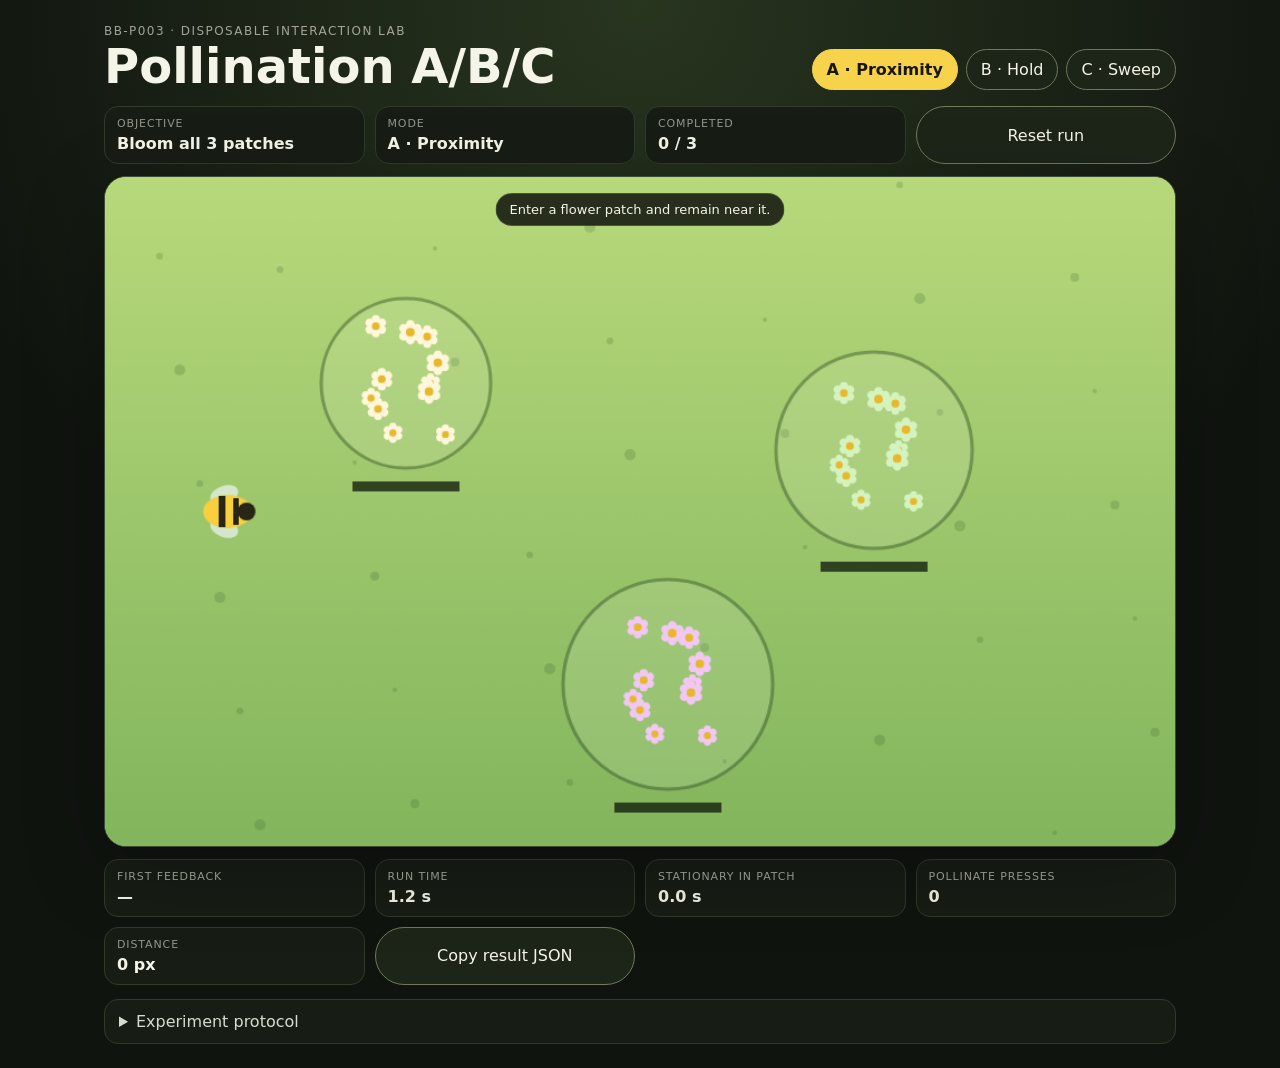
<file: prototypes/pollination/index.html>
<!doctype html>
<html lang="en">
<head>
  <meta charset="utf-8" />
  <meta name="viewport" content="width=device-width, initial-scale=1, viewport-fit=cover" />
  <title>BeBee BB-P003 — Pollination A/B/C Lab</title>
  <link rel="stylesheet" href="./styles.css" />
</head>
<body>
  <main class="shell">
    <header class="lab-header">
      <div>
        <p class="eyebrow">BB-P003 · disposable interaction lab</p>
        <h1>Pollination A/B/C</h1>
      </div>
      <div class="mode-tabs" role="tablist" aria-label="Pollination mode">
        <button data-mode="auto" role="tab">A · Proximity</button>
        <button data-mode="hold" role="tab">B · Hold</button>
        <button data-mode="sweep" role="tab">C · Sweep</button>
      </div>
    </header>

    <section class="status-row" aria-live="polite">
      <div><span>Objective</span><strong id="objective">Bloom all 3 patches</strong></div>
      <div><span>Mode</span><strong id="modeLabel">A · Proximity</strong></div>
      <div><span>Completed</span><strong id="completed">0 / 3</strong></div>
      <button id="resetButton" class="secondary">Reset run</button>
    </section>

    <section class="play-wrap">
      <canvas id="game" width="960" height="600" aria-label="Pollination prototype field"></canvas>
      <div id="touchStick" class="touch-stick" aria-hidden="true"><span></span></div>
      <button id="pollinateButton" class="pollinate-button">POLLINATE</button>
      <div id="hint" class="hint"></div>
    </section>

    <section class="metrics-panel">
      <div class="metric"><span>First feedback</span><strong id="mFeedback">—</strong></div>
      <div class="metric"><span>Run time</span><strong id="mTime">0.0 s</strong></div>
      <div class="metric"><span>Stationary in patch</span><strong id="mWait">0.0 s</strong></div>
      <div class="metric"><span>Pollinate presses</span><strong id="mPresses">0</strong></div>
      <div class="metric"><span>Distance</span><strong id="mDistance">0 px</strong></div>
      <button id="copyButton" class="secondary">Copy result JSON</button>
    </section>

    <details>
      <summary>Experiment protocol</summary>
      <p>Use the same three patches and finish one run in each mode. Do not tune movement between variants. Record first-feedback latency, total completion time, stationary wait, explicit pollinate presses, and movement distance. After three runs, judge agency, repetition comfort, mobile comfort, and whether the interaction still feels intentional rather than passive.</p>
    </details>
  </main>
  <script type="module" src="./app.mjs"></script>
</body>
</html>
</file>
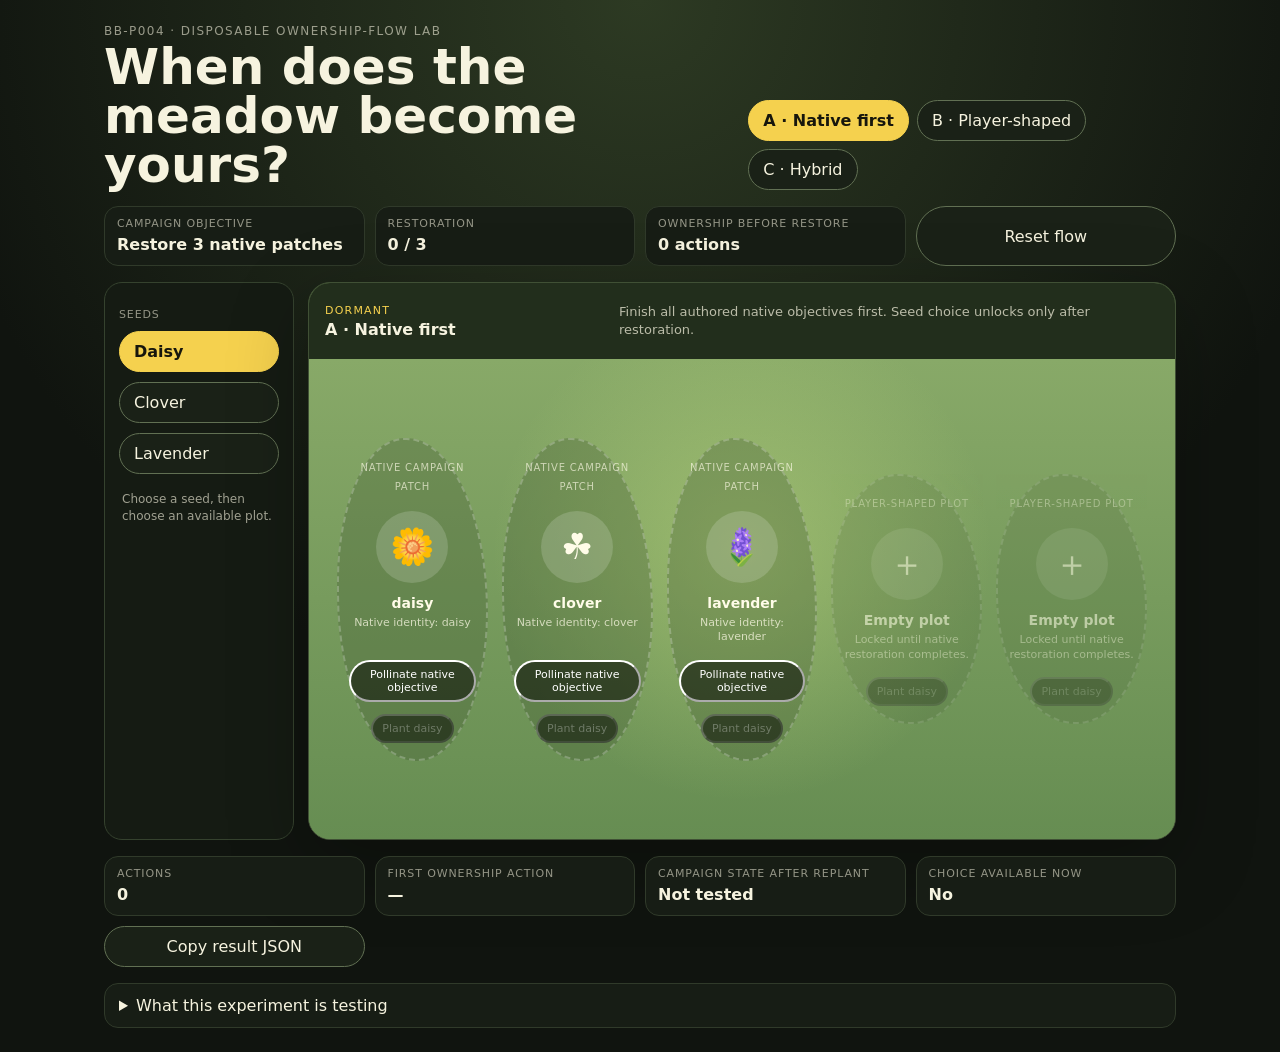
<file: prototypes/seed-restoration/index.html>
<!doctype html>
<html lang="en">
<head>
  <meta charset="utf-8" />
  <meta name="viewport" content="width=device-width, initial-scale=1, viewport-fit=cover" />
  <title>BeBee BB-P004 — Seed / Restoration Lab</title>
  <link rel="stylesheet" href="./styles.css" />
</head>
<body>
  <main class="shell">
    <header>
      <div>
        <p class="eyebrow">BB-P004 · disposable ownership-flow lab</p>
        <h1>When does the meadow become yours?</h1>
      </div>
      <nav class="mode-tabs" aria-label="Restoration model">
        <button data-mode="native-first">A · Native first</button>
        <button data-mode="player-shaped">B · Player-shaped</button>
        <button data-mode="hybrid">C · Hybrid</button>
      </nav>
    </header>

    <section class="brief">
      <div><span>Campaign objective</span><strong>Restore 3 native patches</strong></div>
      <div><span>Restoration</span><strong id="progress">0 / 3</strong></div>
      <div><span>Ownership before restore</span><strong id="ownershipBefore">0 actions</strong></div>
      <button id="reset" class="secondary">Reset flow</button>
    </section>

    <section class="experiment">
      <aside class="seed-tray">
        <p class="label">Seeds</p>
        <button draggable="false" data-seed="daisy">Daisy</button>
        <button draggable="false" data-seed="clover">Clover</button>
        <button draggable="false" data-seed="lavender">Lavender</button>
        <p id="seedHint" class="microcopy">Choose a seed, then choose a plot.</p>
      </aside>

      <div class="meadow-card">
        <div class="meadow-head">
          <div>
            <span id="stage" class="stage">DORMANT</span>
            <strong id="modeTitle">A · Native first</strong>
          </div>
          <p id="modeExplanation"></p>
        </div>
        <div id="meadow" class="meadow" aria-label="Seed restoration experiment meadow"></div>
      </div>
    </section>

    <section class="metrics">
      <div><span>Actions</span><strong id="actions">0</strong></div>
      <div><span>First ownership action</span><strong id="firstOwnership">—</strong></div>
      <div><span>Campaign state after replant</span><strong id="campaignSafety">Not tested</strong></div>
      <div><span>Choice available now</span><strong id="choiceNow">No</strong></div>
      <button id="copy" class="secondary">Copy result JSON</button>
    </section>

    <details>
      <summary>What this experiment is testing</summary>
      <p>A delays customization until native restoration is complete. B allows seeds on every plot during restoration while keeping native campaign identity separate from planted appearance. C keeps native challenge plots authored but exposes dedicated player-shaped plots immediately. The test is about comprehension, ownership timing, reversibility and campaign safety—not art quality.</p>
    </details>
  </main>
  <script type="module" src="./app.mjs"></script>
</body>
</html>
</file>
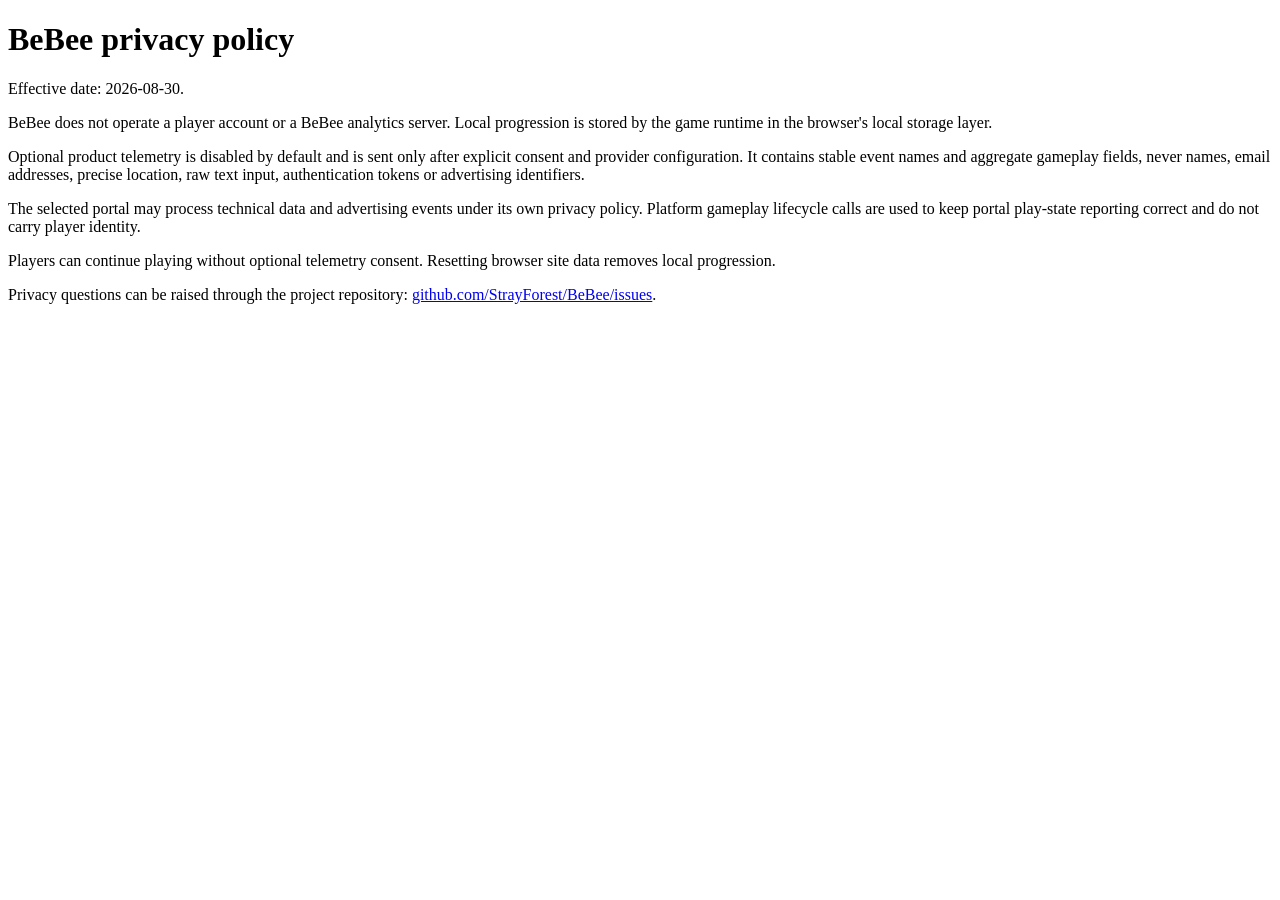
<file: release/privacy-policy.html>
<!doctype html>
<html lang="en">
<head>
  <meta charset="utf-8">
  <meta name="viewport" content="width=device-width,initial-scale=1">
  <title>BeBee privacy policy</title>
</head>
<body>
  <main>
    <h1>BeBee privacy policy</h1>
    <p>Effective date: 2026-08-30.</p>
    <p>BeBee does not operate a player account or a BeBee analytics server. Local progression is stored by the game runtime in the browser's local storage layer.</p>
    <p>Optional product telemetry is disabled by default and is sent only after explicit consent and provider configuration. It contains stable event names and aggregate gameplay fields, never names, email addresses, precise location, raw text input, authentication tokens or advertising identifiers.</p>
    <p>The selected portal may process technical data and advertising events under its own privacy policy. Platform gameplay lifecycle calls are used to keep portal play-state reporting correct and do not carry player identity.</p>
    <p>Players can continue playing without optional telemetry consent. Resetting browser site data removes local progression.</p>
    <p>Privacy questions can be raised through the project repository: <a href="https://github.com/StrayForest/BeBee/issues">github.com/StrayForest/BeBee/issues</a>.</p>
  </main>
</body>
</html>
</file>
<file: prototypes/pollination/styles.css>
:root {
  color-scheme: dark;
  font-family: Inter, ui-rounded, system-ui, -apple-system, BlinkMacSystemFont, "Segoe UI", sans-serif;
  background: #10140f;
  color: #f5f4e8;
}
* { box-sizing: border-box; }
body { margin: 0; min-height: 100vh; background: radial-gradient(circle at 50% 0%, #28351f, #10140f 58%); }
button { font: inherit; }
.shell { width: min(1120px, 100%); margin: 0 auto; padding: 24px; }
.lab-header { display: flex; align-items: end; justify-content: space-between; gap: 24px; margin-bottom: 16px; }
.eyebrow { margin: 0 0 4px; opacity: .62; font-size: 12px; letter-spacing: .12em; text-transform: uppercase; }
h1 { margin: 0; font-size: clamp(28px, 5vw, 48px); line-height: 1; }
.mode-tabs { display: flex; gap: 8px; flex-wrap: wrap; }
.mode-tabs button, .secondary { border: 1px solid #6e795c; background: #1d2519; color: #f5f4e8; border-radius: 999px; padding: 10px 14px; cursor: pointer; }
.mode-tabs button[aria-selected="true"] { background: #f7d34b; color: #17170d; border-color: #f7d34b; font-weight: 800; }
.status-row, .metrics-panel { display: grid; grid-template-columns: repeat(4, minmax(0, 1fr)); gap: 10px; margin: 12px 0; }
.status-row > div, .metric { background: #171d15; border: 1px solid #303b2a; border-radius: 14px; padding: 10px 12px; min-height: 58px; }
.status-row span, .metric span { display: block; font-size: 11px; text-transform: uppercase; letter-spacing: .08em; opacity: .56; margin-bottom: 4px; }
.play-wrap { position: relative; border: 1px solid #3d4c34; border-radius: 22px; overflow: hidden; background: #a8ca70; box-shadow: 0 22px 80px rgba(0,0,0,.28); }
canvas { display: block; width: 100%; aspect-ratio: 16 / 10; touch-action: none; }
.hint { position: absolute; top: 16px; left: 50%; transform: translateX(-50%); background: rgba(20, 25, 15, .88); border: 1px solid rgba(255,255,255,.16); border-radius: 999px; padding: 8px 13px; font-size: 13px; pointer-events: none; white-space: nowrap; }
.pollinate-button { display: none; position: absolute; right: 18px; bottom: 18px; width: 108px; height: 108px; border-radius: 50%; border: 0; background: #f7d34b; color: #17170d; font-weight: 900; box-shadow: 0 8px 28px rgba(0,0,0,.25); touch-action: none; }
.touch-stick { display: none; position: absolute; left: 20px; bottom: 20px; width: 120px; height: 120px; border-radius: 50%; border: 2px solid rgba(255,255,255,.34); background: rgba(0,0,0,.1); pointer-events: none; }
.touch-stick span { position: absolute; width: 48px; height: 48px; border-radius: 50%; left: 34px; top: 34px; background: rgba(255,255,255,.55); }
details { margin-top: 14px; padding: 12px 14px; border: 1px solid #303b2a; background: #171d15; border-radius: 14px; color: #d8dccf; }
details p { line-height: 1.55; margin-bottom: 4px; }
@media (max-width: 760px) {
  .shell { padding: 12px; }
  .lab-header { align-items: stretch; flex-direction: column; }
  .mode-tabs { display: grid; grid-template-columns: repeat(3, 1fr); }
  .mode-tabs button { padding: 9px 7px; font-size: 12px; }
  .status-row, .metrics-panel { grid-template-columns: repeat(2, minmax(0, 1fr)); }
  .touch-stick { display: block; }
  .pollinate-button.visible { display: block; }
  .hint { top: 10px; max-width: calc(100% - 20px); overflow: hidden; text-overflow: ellipsis; }
}
</file>
<file: prototypes/seed-restoration/styles.css>
:root {
  color-scheme: dark;
  font-family: Inter, ui-rounded, system-ui, -apple-system, BlinkMacSystemFont, "Segoe UI", sans-serif;
  background: #10140f;
  color: #f6f3df;
}
* { box-sizing: border-box; }
body { margin: 0; min-height: 100vh; background: radial-gradient(circle at 50% 0%, #2d3a23, #10140f 58%); }
button { font: inherit; }
.shell { width: min(1120px, 100%); margin: 0 auto; padding: 24px; }
header { display: flex; justify-content: space-between; align-items: end; gap: 24px; }
.eyebrow { margin: 0 0 5px; opacity: .58; font-size: 12px; letter-spacing: .12em; text-transform: uppercase; }
h1 { margin: 0; max-width: 660px; font-size: clamp(30px, 5vw, 50px); line-height: .98; }
.mode-tabs { display: flex; flex-wrap: wrap; gap: 8px; }
.mode-tabs button, .secondary, .seed-tray button { border: 1px solid #617053; background: #1a2117; color: #f6f3df; border-radius: 999px; padding: 10px 14px; cursor: pointer; }
.mode-tabs button[aria-selected="true"], .seed-tray button[aria-pressed="true"] { background: #f5d14e; color: #17160c; border-color: #f5d14e; font-weight: 800; }
.brief, .metrics { display: grid; grid-template-columns: repeat(4, minmax(0, 1fr)); gap: 10px; margin: 16px 0; }
.brief > div, .metrics > div { min-height: 60px; padding: 10px 12px; background: #171d15; border: 1px solid #303a2a; border-radius: 14px; }
.brief span, .metrics span, .label { display: block; margin-bottom: 5px; opacity: .56; font-size: 11px; letter-spacing: .08em; text-transform: uppercase; }
.experiment { display: grid; grid-template-columns: 190px 1fr; gap: 14px; }
.seed-tray { padding: 14px; border: 1px solid #35422e; border-radius: 18px; background: #151b13; }
.seed-tray button { width: 100%; margin: 5px 0; text-align: left; }
.microcopy { margin: 12px 3px 0; opacity: .62; font-size: 12px; line-height: 1.45; }
.meadow-card { overflow: hidden; border-radius: 22px; border: 1px solid #405035; background: #6b8753; box-shadow: 0 24px 80px rgba(0,0,0,.25); }
.meadow-head { min-height: 76px; padding: 13px 16px; display: flex; gap: 18px; align-items: center; justify-content: space-between; background: rgba(19,28,16,.82); }
.meadow-head p { max-width: 540px; margin: 0; opacity: .72; font-size: 13px; line-height: 1.4; }
.stage { display: block; color: #f5d14e; font-size: 11px; letter-spacing: .11em; margin-bottom: 3px; }
.meadow { min-height: 480px; display: grid; grid-template-columns: repeat(5, minmax(105px, 1fr)); align-items: center; gap: 14px; padding: 28px; background: radial-gradient(circle at 50% 40%, rgba(192,218,126,.48), transparent 48%), linear-gradient(#88a968, #668d52); }
.plot { min-height: 225px; position: relative; border: 2px dashed rgba(255,255,255,.24); border-radius: 45% 55% 47% 53%; padding: 16px 10px; text-align: center; background: rgba(58,79,43,.28); color: #fffce8; cursor: pointer; }
.plot:hover { border-color: rgba(255,255,255,.5); }
.plot.locked { cursor: not-allowed; opacity: .52; }
.plot.complete { border-style: solid; border-color: rgba(251,230,111,.9); }
.plot .kind { font-size: 10px; text-transform: uppercase; letter-spacing: .08em; opacity: .66; }
.plot .flower { display: grid; place-items: center; width: 72px; height: 72px; border-radius: 50%; margin: 17px auto 12px; background: rgba(255,255,255,.16); font-size: 36px; transition: transform .15s ease; }
.plot.complete .flower { transform: scale(1.08); }
.plot strong { display: block; font-size: 14px; }
.plot small { display: block; min-height: 32px; margin-top: 5px; font-size: 11px; line-height: 1.35; opacity: .72; }
.plot .action { display: inline-block; margin-top: 12px; padding: 6px 9px; border-radius: 999px; background: rgba(17,23,13,.6); font-size: 11px; }
.notice { position: fixed; left: 50%; bottom: 24px; transform: translateX(-50%); padding: 10px 14px; border-radius: 999px; background: #11170f; border: 1px solid #637352; box-shadow: 0 10px 40px rgba(0,0,0,.3); opacity: 0; pointer-events: none; transition: opacity .15s; }
.notice.show { opacity: 1; }
details { margin-top: 14px; padding: 12px 14px; border: 1px solid #303a2a; border-radius: 14px; background: #171d15; }
details p { line-height: 1.55; color: #d9ddcf; }
@media (max-width: 850px) {
  .shell { padding: 12px; }
  header { flex-direction: column; align-items: stretch; }
  .mode-tabs { display: grid; grid-template-columns: repeat(3, 1fr); }
  .mode-tabs button { font-size: 11px; padding: 9px 5px; }
  .brief, .metrics { grid-template-columns: repeat(2, minmax(0, 1fr)); }
  .experiment { grid-template-columns: 1fr; }
  .seed-tray { display: grid; grid-template-columns: repeat(3, 1fr); gap: 7px; }
  .seed-tray .label, .seed-tray .microcopy { grid-column: 1 / -1; }
  .seed-tray button { margin: 0; text-align: center; }
  .meadow { min-height: 520px; grid-template-columns: repeat(2, minmax(120px, 1fr)); padding: 18px; }
  .meadow-head { align-items: flex-start; flex-direction: column; }
}
</file>
